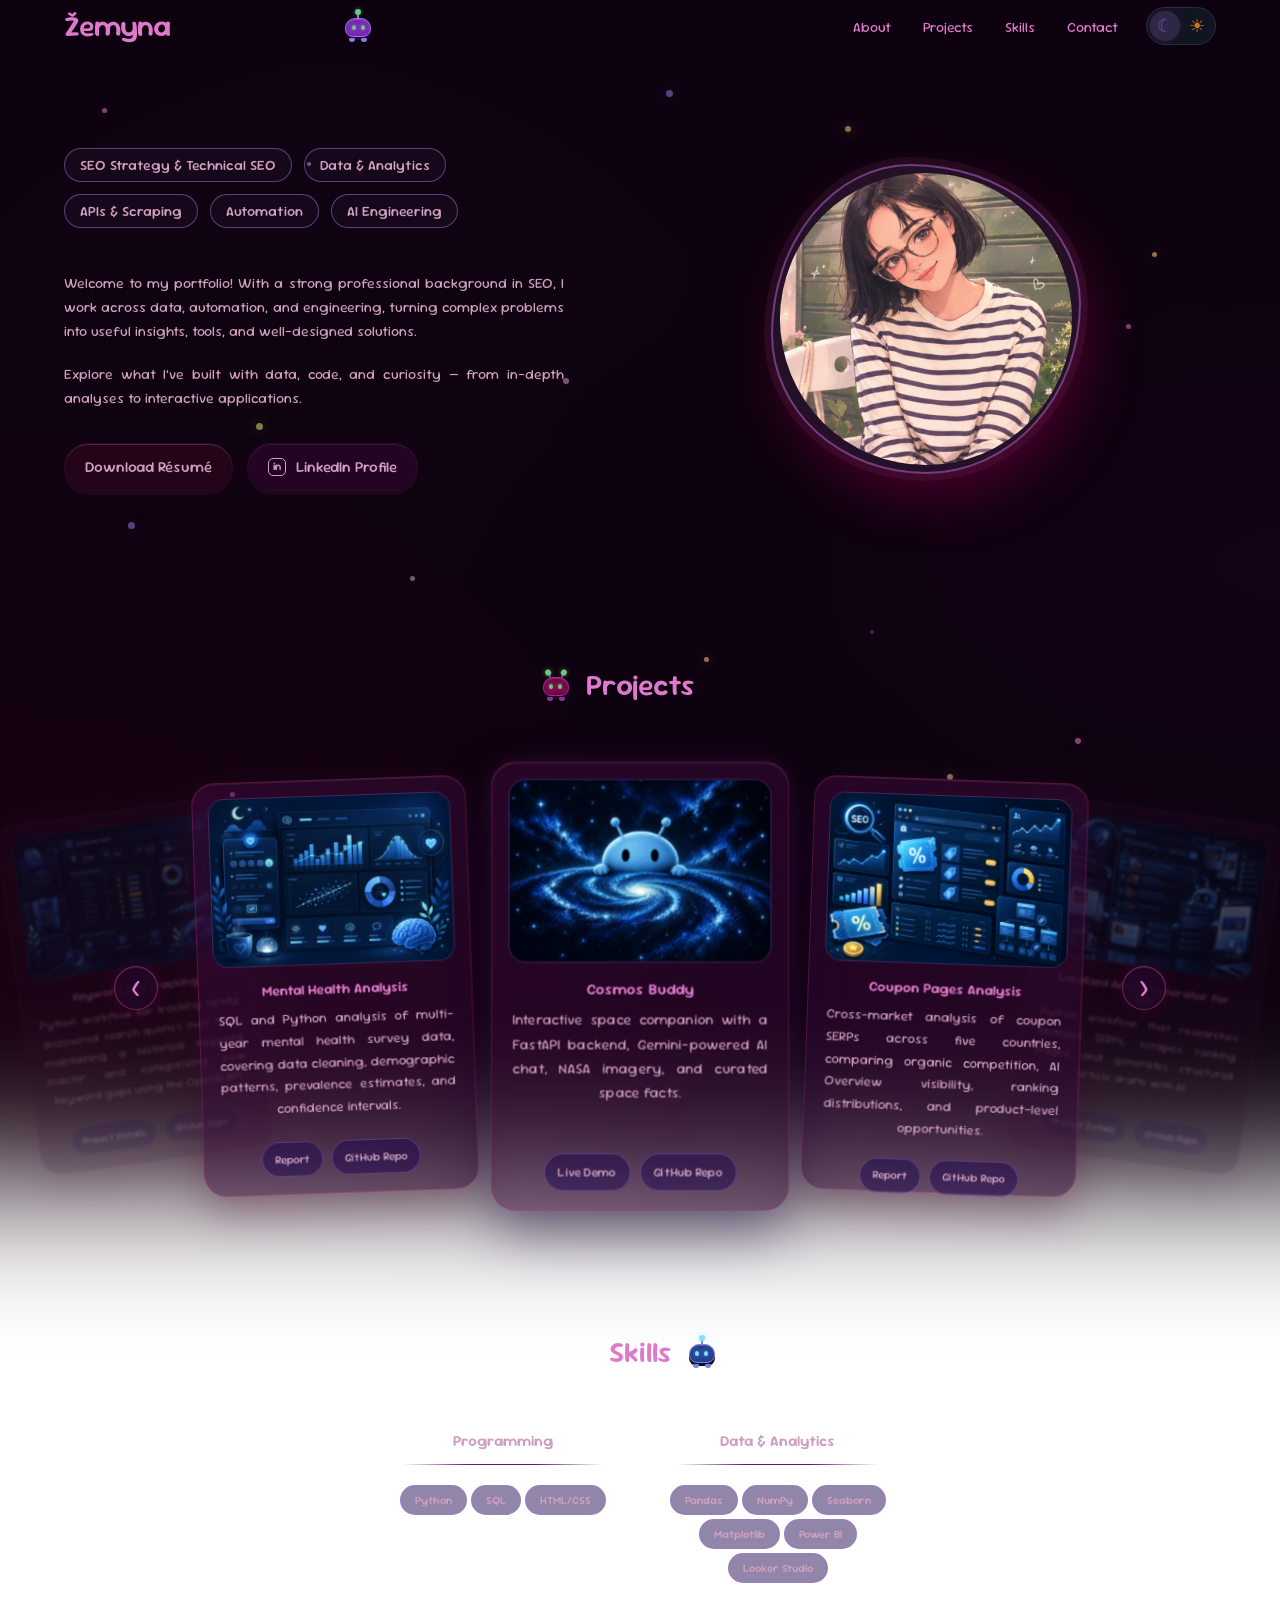
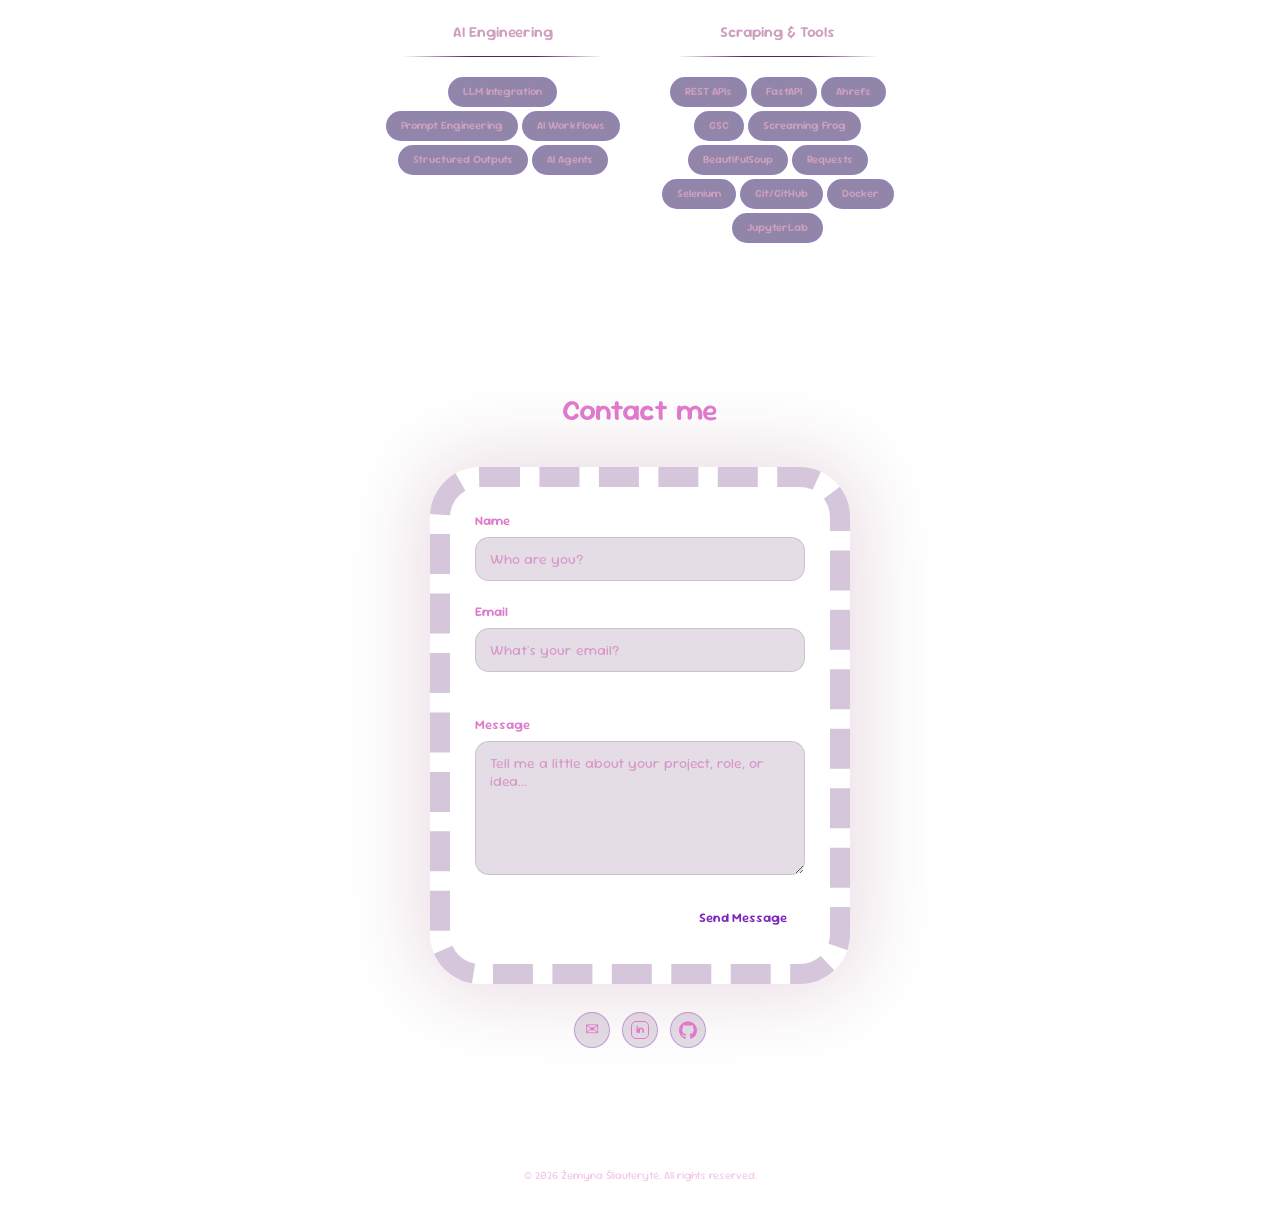
<file: index.html>
<!DOCTYPE html>

<html lang="en">

<head>
  <meta charset="UTF-8">

  <meta
    name="viewport"
    content="width=device-width, initial-scale=1.0"
  >

  <title>Žemyna | Portfolio</title>

  <meta
    name="description"
    content="Portfolio of Žemyna Šliauterytė, showcasing software development, AI engineering, automation, data analysis, and technical projects."
  >

  <link rel="preconnect" href="https://fonts.googleapis.com">

  <link
    rel="preconnect"
    href="https://fonts.gstatic.com"
    crossorigin
  >

  <link
    href="https://fonts.googleapis.com/css2?family=Sour+Gummy:wght@400;500;600&display=swap"
    rel="stylesheet"
  >

  <link 
    id="theme-stylesheet"
    rel="stylesheet"
    href="styles.css"
  >

  <link 
    rel="icon"
    type="image/png"
    href="favicon.png"
  >
    
</head>

<body>
  <div class="code-rain code-rain-left" aria-hidden="true"></div>
  <div class="code-rain code-rain-right" aria-hidden="true"></div>
  <div class="starfield" aria-hidden="true">
    <span class="star star-1"></span>
    <span class="star star-2"></span>
    <span class="star star-3"></span>
    <span class="star star-4"></span>
    <span class="star star-5"></span>
    <span class="star star-6"></span>
    <span class="star star-7"></span>
    <span class="star star-8"></span>
    <span class="star star-9"></span>
    <span class="star star-10"></span>
    <span class="star star-11"></span>
    <span class="star star-12"></span>
    <span class="star star-13"></span>
    <span class="star star-14"></span>
    <span class="star star-15"></span>
    <span class="star star-16"></span>
    <span class="star star-17"></span>
  </div>

  <header class="site-header">
    
    <nav class="navbar" aria-label="Main navigation">
      <a class="brand" href="#">
        Žemyna
      </a>

      <div class="pet-track" aria-hidden="true">
        <div class="pet-walker">
          <div class="pet-bot">
            <span class="pet-antenna"></span>

            <div class="pet-face">
              <span class="pet-eye"></span>
              <span class="pet-eye"></span>
            </div>
            
            <span class="pet-feet"></span>

          </div>
        </div>
      </div>

      <div class="nav-right">

        <ul class="nav-links">
          <li>
            <a href="#about">About</a>
          </li>

          <li>
            <a href="#projects">Projects</a>
          </li>

          <li>
            <a href="#skills">Skills</a>
          </li>

          <li>
            <a href="#contact">Contact</a>
          </li>
        </ul>

        <div
          class="theme-switch"
          role="group"
          aria-label="Colour theme"
        >
          <button
            class="theme-option is-active"
            type="button"
            data-theme="dark"
            aria-label="Dark mode"
            aria-pressed="true"
          >
            ☾
          </button>

          <button
            class="theme-option"
            type="button"
            data-theme="light"
            aria-label="Light mode"
            aria-pressed="false"
          >
            ☀
          </button>

        </div>

      </div>
    
    </nav>
  
  </header>

  <main>
    <section
      class="about-section"
      id="about"
      aria-labelledby="about-heading"
    >
    
    <div class="about-container">

      <h1 class="visually-hidden" id="about-heading">
        About Žemyna
      </h1>

      <div class="about-content">
        <ul
          class="focus-tags"
          aria-label="Areas of focus"
        >
          <li class="focus-tag">
            SEO Strategy & Technical SEO
          </li>

          <li class="focus-tag">
            Data & Analytics
          </li>

          <li class="focus-tag">
            APIs & Scraping
          </li>

          <li class="focus-tag">
            Automation
          </li>

          <li class="focus-tag">
            AI Engineering
          </li>

        </ul>

        <div class="about-copy">
          <p>
            Welcome to my portfolio! 
            With a strong professional background in SEO, 
            I work across data, automation, and engineering, 
            turning complex problems into useful insights, 
            tools, and well-designed solutions.
          </p>

          <p>
            Explore what I’ve built with data, code, and 
            curiosity — from in-depth analyses to interactive applications.
          </p>
        </div>

        <div class="about-actions">
          <a
            class="action-button action-button-primary"
            href="zemyna_cv.pdf"
            download
          >
            <span>
              Download Résumé
            </span>
          </a>

          <a
            class="action-button action-button-secondary"
            href="https://www.linkedin.com/in/žemyna-šliauterytė"
            target="_blank"
            rel="noopener noreferrer"
          >

            <span
              class="action-icon linkedin-icon"
              aria-hidden="true"
            >
              in
            </span>

            <span>
              LinkedIn Profile
            </span>

          </a>

        </div>

      </div>

      <div class="about-portrait">
        <div class="portrait-frame">
          <img
            src="zemyna_portrait.png"
            alt="Illustrated portrait of Žemyna"
          >
        </div>

      </div>

    </div>

    </section>

    <section
      class="projects-section"
      id="projects"
      aria-labelledby="projects-heading"
    >
      <div class="projects-container">

        <div class="projects-heading">

          <div class="project-pet" aria-hidden="true">
            <div class="pet-bot">
              <span class="pet-antenna project-antenna-left"></span>
              <span class="pet-antenna project-antenna-right"></span>

              <div class="pet-face">
                <span class="pet-eye"></span>
                <span class="pet-eye"></span>
              </div>

              <span class="pet-feet"></span>
            </div>
          </div>
          
          <h2 id="projects-heading">
            Projects
          </h2>

        </div>

        <div
          class="projects-carousel"
          data-carousel
          aria-label="Projects carousel"
        >

          <button
            class="carousel-button carousel-button-previous"
            type="button"
            data-carousel-previous
            aria-label="Show previous project"
          >
          ‹
          </button>

          <div class="carousel-viewport">

            <div class="carousel-track">

              <article
                class="project-card is-far-left"
                aria-labelledby="keyword-gap-title"
              >
              
                <div class="project-preview">
                  <img
                    class="project-preview-image"
                    src="preview_keyword_gap_tracking.png"
                    alt="Preview of the Keyword Gap Tracking project"
                  >
                </div>

                <div class="project-card-content">

                  <h3 id="keyword-gap-title">
                    Keyword Gap Tracking
                  </h3>

                  <p>
                    Python workflow for tracking newly discovered search queries over time,
                    maintaining a historical keyword master, and categorizing new keyword
                    gaps using the OpenAI API.
                  </p>

                  <div class="project-card-links">

                    <a
                      class="project-link project-link-report"
                      href="https://github.com/zemyna-sl/keyword_gap_tracking/blob/main/README.md"
                      target="_blank"
                      rel="noopener noreferrer"
                      title="Read about the Keyword Gap Tracking project"
                    >
                      <span>Project Details</span>
                    </a>

                    <a
                      class="project-link project-link-github"
                      href="https://github.com/zemyna-sl/keyword_gap_tracking"
                      target="_blank"
                      rel="noopener noreferrer"
                      title="View Keyword Gap Tracking repository on GitHub"
                    >
                      <span>GitHub Repo</span>
                    </a>

                  </div>

                </div>

              </article>

              <article
                class="project-card is-left"
                aria-labelledby="mental-health-analysis-title"
              >
              
                <div class="project-preview">

                  <img
                    class="project-preview-image"
                    src="preview_mental_health_eda.png"
                    alt="Preview of the Mental Health Survey Analysis"
                  >
          
                </div>

                <div class="project-card-content">

                  <h3 id="mental-health-analysis-title">
                    Mental Health Analysis
                  </h3>

                  <p>
                    SQL and Python analysis of multi-year mental health survey data, 
                    covering data cleaning, demographic patterns, prevalence estimates, and confidence intervals.
                  </p>

                  <div class="project-card-links">

                    <a
                      class="project-link project-link-report"
                      href="mental_health_report.html"
                      target="_blank"
                      rel="noopener noreferrer"
                      title="View Mental Health in Tech analysis report"
                    >
                      <span>Report</span>
                    </a>

                    <a
                      class="project-link project-link-github"
                      href="https://github.com/zemyna-sl/mental_health_analysis"
                      target="_blank"
                      rel="noopener noreferrer"
                      title="View project repository on GitHub"
                    >
                      <span>GitHub Repo</span>
                    </a>

                  </div>

                </div>

              </article>

              <article
                class="project-card is-center"
                aria-labelledby="cosmos-buddy-title"
              >
              
                <div class="project-preview">

                  <img
                    class="project-preview-image"
                    src="preview_cosmos_buddy.png"
                    alt="Preview of the Cosmos Buddy web application"
                  >

                </div>

                <div class="project-card-content">

                  <h3 id="cosmos-buddy-title">
                    Cosmos Buddy
                  </h3>

                  <p>
                    Interactive space companion with a FastAPI backend,
			              Gemini-powered AI chat, NASA imagery, and curated space facts.                    
                  </p>

                  <div class="project-card-links">

                    <a
                      class="project-link project-link-report"
                      href="https://zemyna-sl.github.io/cosmos_buddy/"
                      target="_blank"
                      rel="noopener noreferrer"
                      title="Open the live Cosmos Buddy application"
                    >
                      <span>Live Demo</span>
                    </a>

                    <a
                      class="project-link project-link-github"
                      href="https://github.com/zemyna-sl/cosmos_buddy"
                      target="_blank"
                      rel="noopener noreferrer"
                      title="View Cosmos Buddy repository on GitHub"
                    >
                      <span>GitHub Repo</span>
                    </a>

                  </div>

                </div>

              </article>

              <article
                class="project-card is-right"
                aria-labelledby="coupon-report-title"
              >
            
                <div class="project-preview">

                  <img
                    class="project-preview-image"
                    src="preview_coupon_report.png"
                    alt="Preview of the Coupon Pages Analysis project"
                  >

                </div>

                <div class="project-card-content">

                  <h3 id="coupon-report-title">
                    Coupon Pages Analysis
                  </h3>

                  <p>
                    Cross-market analysis of coupon SERPs across five countries, comparing
                    organic competition, AI Overview visibility,
                    ranking distributions, and product-level opportunities.
                  </p>

                  <div class="project-card-links">

                    <a
                      class="project-link project-link-report"
                      href="coupons_report.html"
                      target="_blank"
                      rel="noopener noreferrer"
                      title="View Coupon SERP Landscape Analysis report"
                    >
                      <span>Report</span>
                    </a>

                    <a
                      class="project-link project-link-github"
                      href="https://github.com/zemyna-sl/coupon_pages_analysis"
                      target="_blank"
                      rel="noopener noreferrer"
                      title="View project repository on GitHub"
                    >
                      <span>GitHub Repo</span>
                    </a>

                  </div>

                </div>

              </article>

              <article
                class="project-card is-far-right"
                aria-labelledby="article-generator-title"
              >
            
                <div class="project-preview">
                  <img
                    class="project-preview-image"
                    src="preview_article_generator.png"
                    alt="Preview of the Localized Article Generator for SERP project"
                  >
                </div>

                <div class="project-card-content">

                  <h3 id="article-generator-title">
                    Localized Article Generator for SERP
                  </h3>

                  <p>
                    Python workflow that researches localized SERPs, scrapes ranking pages, and generates structured article drafts with AI.
                  </p>

                  <div class="project-card-links">

                    <a
                      class="project-link project-link-report"
                      href="https://github.com/zemyna-sl/localized_article_generator/blob/main/README.md"
                      target="_blank"
                      rel="noopener noreferrer"
                      title="Read about the Localized Article Generator project"
                    >
                      <span>Project Details</span>
                    </a>

                    <a
                      class="project-link project-link-github"
                      href="https://github.com/zemyna-sl/localized_article_generator"
                      target="_blank"
                      rel="noopener noreferrer"
                      title="View Localized Article Generator repository on GitHub"
                    >
                      <span>GitHub Repo</span>
                    </a>

                  </div>

                </div>

              </article>

            </div>

          </div>

          <button
            class="carousel-button carousel-button-next"
            type="button"
            data-carousel-next
            aria-label="Show next project"
          >
            ›
          </button>

        </div>

      </div>

    </section>

    <section
      class="skills-section"
      id="skills"
      aria-labelledby="skills-heading"
    >
  
      <div class="skills-container">
        
        <div class="skills-heading">

          <div class="skills-pet" aria-hidden="true">

            <div class="pet-bot">

              <span class="pet-antenna"></span>

              <div class="pet-face">
                <span class="pet-eye"></span>
                <span class="pet-eye"></span>
              </div>

              <span class="pet-feet"></span>

            </div>

          </div>

          <h2 id="skills-heading">
            Skills
          </h2>

        </div>

        <div
          class="skills-grid"
          aria-label="Technical skills by category"
        >
      
          <article
            class="skill-card"
            aria-labelledby="programming-skills-title"
          >
        
            <h3 id="programming-skills-title">
              Programming
            </h3>

            <ul
              class="skill-tags"
              aria-label="Programming skills"
            >
              <li class="skill-tag">Python</li>
              <li class="skill-tag">SQL</li>
              <li class="skill-tag">HTML/CSS</li>
            </ul>
          </article>

          <article
            class="skill-card"
            aria-labelledby="data-skills-title"
          >

            <h3 id="data-skills-title">
              Data &amp; Analytics
            </h3>

            <ul
              class="skill-tags"
              aria-label="Data and analytics skills"
            >
              <li class="skill-tag">Pandas</li>
              <li class="skill-tag">NumPy</li>
              <li class="skill-tag">Seaborn</li>
              <li class="skill-tag">Matplotlib</li>
              <li class="skill-tag">Power BI</li>
              <li class="skill-tag">Looker Studio</li>
            </ul>
          </article>

          <article
            class="skill-card"
            aria-labelledby="ai-skills-title"
          >
          
            <h3 id="ai-skills-title">
              AI Engineering
            </h3>

            <ul
              class="skill-tags"
              aria-label="AI engineering skills"
            >
              <li class="skill-tag">LLM Integration</li>
              <li class="skill-tag">Prompt Engineering</li>
              <li class="skill-tag">AI Workflows</li>
              <li class="skill-tag">Structured Outputs</li>
              <li class="skill-tag">AI Agents</li>
            </ul>
          </article>

          <article
            class="skill-card"
            aria-labelledby="web-data-skills-title"
          >
        
            <h3 id="web-data-skills-title">
              Scraping &amp; Tools
            </h3>

            <ul
              class="skill-tags"
              aria-label="Web data and development tools"
            >
          
              <li class="skill-tag">REST APIs</li>
              <li class="skill-tag">FastAPI</li>
              <li class="skill-tag">Ahrefs</li>
              <li class="skill-tag">GSC</li>
              <li class="skill-tag">Screaming Frog</li>
              <li class="skill-tag">BeautifulSoup</li>
              <li class="skill-tag">Requests</li>
              <li class="skill-tag">Selenium</li>
              <li class="skill-tag">Git/GitHub</li>
              <li class="skill-tag">Docker</li>
              <li class="skill-tag">JupyterLab</li>
            </ul>
          </article>

        </div>

      </div>

    </section>

    <section
      class="contact-section"
      id="contact"
      aria-labelledby="contact-heading"
    >
  
      <div class="contact-container">
        
        <div class="contact-heading">

          <h2 id="contact-heading">
            Contact me
          </h2>

        </div>

        <div class="contact-card">

          <form
            class="contact-form"
            id="contact-form"
            action="https://script.google.com/macros/s/AKfycbz4zd2IVI0n2zSO4jLEzAaLNU6r9dju3A7nle8hOEuujwVirUQ1MXugJ3UDSE-tj-jb/exec"
            method="POST"
          >
        
            <div class="contact-fields">

              <div class="contact-field">

                <label for="contact-name">
                  Name
                </label>

                <input
                  id="contact-name"
                  name="name"
                  type="text"
                  autocomplete="name"
                  maxlength="100"
                  placeholder="Who are you?"
                  required
                >

              </div>

              <div class="contact-field">

                <label for="contact-email">
                  Email
                </label>

                <input
                  id="contact-email"
                  name="email"
                  type="email"
                  inputmode="email"
                  autocomplete="email"
                  maxlength="254"
                  placeholder="What's your email?"
                  aria-describedby="contact-email-message"
                  required
                >

                <small
                  class="contact-field-message"
                  id="contact-email-message"
                  aria-live="polite"
                ></small>

              </div>

              <div class="contact-field">

                <label for="contact-message">
                  Message
                </label>
              
                <textarea
                  id="contact-message"
                  name="message"
                  rows="6"
                  minlength="10"
                  maxlength="5000"
                  placeholder="Tell me a little about your project, role, or idea..."
                  required
                ></textarea>

              </div>

              <div class="contact-form-footer">

                <p
                  class="contact-form-status"
                  aria-live="polite"
                ></p>

                <button
                  class="contact-submit"
                  type="submit"
                >
                  <span>
                    Send Message
                  </span>
                
                </button>

              </div>

            </div>

          </form>

        </div>

        <div
          class="contact-links"
          aria-label="Other ways to contact me"
        >
      
          <button
            class="contact-link contact-link-email"
            type="button"
            data-copy-email="zemyna.sl@gmail.com"
            aria-label="Copy email address"
            title="Copy email"
          >
        
            <span
              class="contact-link-icon"
              aria-hidden="true"
            >
              ✉
            </span>

          </button>

          <a
            class="contact-link contact-link-linkedin"
            href="https://www.linkedin.com/in/žemyna-šliauterytė"
            target="_blank"
            rel="noopener noreferrer"
            aria-label="LinkedIn profile"
            title="LinkedIn"
          >
        
            <span
              class="contact-link-icon linkedin-icon"
              aria-hidden="true"
            >
              in
            </span>

          </a>

          <a
            class="contact-link contact-link-github"
            href="https://github.com/zemyna-sl"
            target="_blank"
            rel="noopener noreferrer"
            aria-label="GitHub profile"
            title="GitHub"
          >
        
            <svg
              class="github-icon"
              viewBox="0 0 24 24"
              aria-hidden="true"
            >
          
              <path
                fill="currentColor"
                d="M12 .3C5.4.3 0 5.7 0 12.3c0 5.3 3.4 9.8 8.2 11.4.6.1.8-.3.8-.6v-2.1c-3.3.7-4-1.6-4-1.6-.5-1.4-1.3-1.8-1.3-1.8-1.1-.7.1-.7.1-.7 1.2.1 1.8 1.2 1.8 1.2 1.1 1.8 2.8 1.3 3.5 1 .1-.8.4-1.3.8-1.6-2.7-.3-5.5-1.3-5.5-5.9 0-1.3.5-2.4 1.2-3.2-.1-.3-.5-1.5.1-3.2 0 0 1-.3 3.3 1.2 1-.3 2-.4 3-.4s2 .1 3 .4c2.3-1.5 3.3-1.2 3.3-1.2.6 1.7.2 2.9.1 3.2.8.8 1.2 1.9 1.2 3.2 0 4.6-2.8 5.6-5.5 5.9.4.4.8 1.1.8 2.2v3.3c0 .3.2.7.8.6A12 12 0 0 0 24 12.3C24 5.7 18.6.3 12 .3z"          
              />
                          
            </svg>

          </a>

          <p
            class="email-copy-feedback"
            aria-live="polite"
          ></p>

        </div>

      </div>

    </section>
    
  </main>

  <footer class="site-footer">

    <p>
      © 2026 Žemyna Šliauterytė. All rights reserved.
    </p>
    
  </footer>

  <script src="script.js"></script>

</body>

</html>
</file>
<file: styles.css>
* {
  box-sizing: border-box;
}

:root {
  --page-background: #0e0210;
  --header-background: #0e021031;

  --text-primary: #ce9fbe;
  --text-muted: #df79cb;

  --accent: #df79cb;

  --control-background: #111521;
  --control-border: #302942;

  --tag-background: rgba(197, 140, 255, 0.04);
  --tag-border: rgba(197, 140, 255, 0.42);

  --button-text: #ce9fbe;

  --button-primary: #3b082375;
  --button-primary-border: #31062b;
  --button-primary-shadow: #1e071a;

  --button-secondary: #3b083b75;
  --button-secondary-border: #31062b;
  --button-secondary-shadow: #1e071a;

  --pet-body: #7a25bb;
  --pet-outline: #8b77dd;
  --pet-eye: #68cb82;
  --pet-shadow: #250b29;

  --portrait-background: #241027;
  --portrait-border: #713d7f;
  --portrait-shadow: #430027;

  --project-card-background: rgba(48, 7, 46, 0.52);
  --project-card-border: rgba(158, 35, 95, 0.45);
  --project-card-shadow: rgba(67, 0, 39, 0.32);

  --project-preview-background: rgba(20, 3, 27, 0.72);
  --project-preview-border: rgba(139, 119, 221, 0.32);

  --project-link-background: rgba(26, 4, 78, 0.48);
  --project-link-border: rgba(153, 121, 223, 0.38);

  --interactive-border: rgba(90, 6, 103, 0.93);
  --action-hover-border: #5f174f;

  --contact-surface: rgba(57, 4, 66, 0.135);
  --contact-field-border: rgba(52, 3, 54, 0.125);
  --contact-autofill-background: #0e0210;
}

body {
  position: relative;
  isolation: isolate;

  min-height: 100vh;
  margin: 0;

  background-color: transparent;
  color: var(--text-primary);

  font-family: "Sour Gummy", Arial, sans-serif;
  font-weight: 400;
}

body::before {
  content: "";

  position: fixed;
  z-index: -1;
  inset: -25%;

  pointer-events: none;

  background:
    radial-gradient(
      ellipse at 18% 88%,
      rgba(40, 1, 18, 0.401),
      transparent 32%
    ),
    radial-gradient(
      ellipse at 82% 58%,
      rgba(35, 5, 45, 0.24),
      transparent 20%
    ),
    radial-gradient(
      ellipse at 35% 38%,
      rgba(24, 2, 19, 0.15),
      transparent 60%
    ),
    var(--page-background);
  
  filter: blur(70px);
  transform: scale(1.08);
}

.brand {
  flex-shrink: 0;

  color: var(--accent);
  text-decoration: none;

  font-family: "Sour Gummy", cursive;
  font-size: 29px;
  font-weight: 600;
  line-height: 1;
}

.site-header {
  background-color: var(--header-background);
}

.site-header,
main {
  position: relative;
  z-index: 1;
}

.navbar,
.about-container,
.projects-container,
.skills-container,
.contact-container {
  width: calc(100% - 48px);
  max-width: 1152px;
  margin-inline: auto;
}

.navbar {
  height: 52px;

  display: flex;
  align-items: center;
  justify-content: space-between;
}


.nav-right {
  flex-shrink: 0;
  display: flex;
  align-items: center;
  gap: 28px;
}

.nav-links {
  margin: 0;
  padding: 0;

  display: flex;
  align-items: center;
  gap: 32px;

  list-style: none;
}

.nav-links a {
  color: var(--text-muted);
  text-decoration: none;
  font-size: 14px;
}

.theme-switch {
  display: flex;
  align-items: center;
  gap: 2px;

  padding: 3px;

  background-color: var(--control-background);

  border: 1px solid var(--control-border);
  border-radius: 999px;
}

.theme-option {
  width: 30px;
  height: 30px;

  padding: 0;

  display: grid;
  place-items: center;

  background-color: transparent;
  color: var(--text-muted);

  border: 0;
  border-radius: 50%;

  font-size: 18px;
  font-family: inherit;
  line-height: 1;

  cursor: pointer;
}

.theme-option[data-theme="light"] {
  color: rgba(208, 126, 12, 0.963);
}

.theme-option.is-active {
  background-color: rgba(197, 140, 255, 0.16);
  color: rgba(117, 77, 204, 0.93);

  box-shadow:
    0 0 0 1px rgba(185, 9, 216, 0.114),
    0 0 10px rgba(123, 17, 180, 0.12);
}

.about-section {
  padding: 96px 0 0;
}

.about-container {
  display: flex;
  align-items: center;
  justify-content: space-between;
  gap: 72px;
}

.focus-tags {
  max-width: 500px;

  margin: 0;
  padding: 0;

  display: flex;
  flex-wrap: wrap;
  gap: 12px;

  list-style: none;
}

.focus-tag {
  padding: 9px 15px;

  display: inline-flex;
  align-items: center;

  background-color: var(--tag-background);
  color: var(--text-primary);

  border: 1px solid var(--tag-border);
  border-radius: 999px;

  font-size: 14px;
  font-weight: 500;
  line-height: 1;

  white-space: nowrap;
}

.visually-hidden {
  position: absolute;

  width: 1px;
  height: 1px;

  padding: 0;
  margin: -1px;

  overflow: hidden;

  clip: rect(0, 0, 0, 0);
  white-space: nowrap;

  border: 0;
}

.about-content {
  width: 100%;
  max-width: 500px;

  flex-shrink: 0;
}

.about-copy {
  margin-top: 44px;
}

.about-copy p {

  margin: 0;

  color: var(--text-primary);

  font-size: 14px;
  line-height: 1.7;
  text-align: justify;
}

.about-copy p + p {
  margin-top: 20px;
}

.about-actions {
  margin-top: 32px;

  display: flex;
  flex-wrap: wrap;
  gap: 14px;
}

.action-icon {
  width: 18px;
  height: 18px;

  display: inline-grid;
  place-items: center;
  flex-shrink: 0;

  line-height: 1;
}

.action-button {
  min-height: 48px;
  padding: 0 20px;

  display: inline-flex;
  align-items: center;
  justify-content: center;
  gap: 10px;

  color: var(--button-text);
  text-decoration: none;

  border: 1px solid;
  border-radius: 50px;

  font-family: inherit;
  font-size: 15px;
  font-weight: 500;
  line-height: 1;

  transition: 
    transform 160ms ease,
    border-color 160ms ease,
    box-shadow 160ms ease,
    filter 160ms ease;

  cursor: pointer;
}

.action-button-primary {
  background-color: var(--button-primary);
  border-color: var(--button-primary-border);

  box-shadow:
    inset 0 1px 0 rgba(255, 255, 255, 0.16),
    0 4px 0 var(--button-primary-shadow);
}

.action-button-secondary {
  background-color: var(--button-secondary);
  border-color: var(--button-secondary-border);

  box-shadow:
    inset 0 1px 0 rgba(255, 255, 255, 0.08),
    0 4px 0 var(--button-secondary-shadow);
}

.linkedin-icon {
  border: 1px solid currentColor;
  border-radius: 5px;

  font-size: 11px;
  font-weight: 600;
}

.action-button:hover {
  transform: translateY(-3px);
  filter: brightness(1.08);
}

.action-button-primary:hover {
  border-color: var(--action-hover-border);

  box-shadow:
    inset 0 1px 0 rgba(255, 255, 255, 0.2),
    0 7px 0 var(--button-primary-shadow);
}

.action-button-secondary:hover {
  border-color: var(--action-hover-border);

  box-shadow:
    inset 0 1px 0 rgba(255, 255, 255, 0.12),
    0 7px 0 var(--button-secondary-shadow);
}

.pet-track {
  position: relative;

  flex: 1 1 120px;
  min-width: 80px;
  max-width: 340px;
  height: 40px;

  margin: 0 24px;

  overflow: hidden;
}

.pet-walker {
  position: absolute;
  left: 0;
  bottom: 4px;

  width: 32px;
  height: 32px;

  animation: pet-walk 9s linear infinite alternate;
}

.pet-bot {
  position: relative;

  width: 32px;
  height: 32px;

  animation: pet-bob 420ms ease-in-out infinite alternate;
}

.pet-face {
  position: absolute;
  top: 8px;
  left: 3px;

  width: 26px;
  height: 19px;

  display: flex;
  align-items: center;
  justify-content: center;
  gap: 5px;

  background-color: var(--pet-body);

  border: 1px solid var(--pet-outline);
  border-radius: 10px 10px 8px 8px;

  box-shadow:
    inset 0 1px 0 rgba(255, 255, 255, 0.16),
    0 3px 0 var(--pet-shadow);
}

.pet-eye {
  width: 4px;
  height: 5px;

  background-color: var(--pet-eye);

  border-radius: 50%;

  box-shadow: 0 0 5px rgba(154, 203, 104, 0.55);
}

.pet-track .pet-eye {
  transform-origin: center;

  animation:
    pet-blink 4s infinite;
}

.pet-antenna {
  position: absolute;
  top: 1px;
  left: 15px;

  width: 2px;
  height: 8px;

  background-color: var(--pet-outline);

  border-radius: 999px;
}

.pet-antenna::after {
  content: "";

  position: absolute;
  top: -2px;
  left: -2px;

  width: 6px;
  height: 6px;

  background-color: var(--pet-eye);

  border-radius: 50%;

  box-shadow: 0 0 5px rgba(154, 203, 104, 0.5);
}

.pet-feet {
  position: absolute;
  bottom: 0;
  left: 7px;

  width: 6px;
  height: 4px;

  background-color: var(--pet-outline);

  border-radius: 2px 2px 4px 4px;

  box-shadow: 12px 0 0 var(--pet-outline);
}

@keyframes pet-walk {
  from {
    left: 0;
  }

  to {
    left: calc(100% - 32px);
  }
}

@keyframes pet-bob {
  from {
    transform: translateY(0) rotate(-1deg);
  }

  to {
    transform: translateY(-2px) rotate(1deg);
  }
}

@keyframes pet-blink {
  0%,
  46%,
  50%,
  100% {
    transform: scaleY(1);
  }

  48% {
    transform: scaleY(0.15);
  }
}

.about-portrait {
  display: flex;
  align-items: center;
  justify-content: center;

  flex: 1;
}

.portrait-frame {
  width: 310px;
  aspect-ratio: 1;

  padding: 7px;

  background-color: var(--portrait-background);

  border: 2px solid var(--portrait-border);
  border-radius:
    45% 55% 50% 50%
    / 55% 45% 55% 45%;

  box-shadow:
    0 0 0 7px rgba(127, 61, 102, 0.15),
    10px 25px 50px var(--portrait-shadow);
}

.portrait-frame img {
  width: 100%;
  height: 100%;

  display: block;

  border-radius: 50%;
}

.starfield {
  position: fixed;
  inset: 0;
  z-index: 0;

  pointer-events: none;
  overflow: hidden;
}

.star {
  position: absolute;

  width: 6px;
  height: 6px;

  border-radius: 50%;
  opacity: 0.55;

  animation: star-twinkle 3.8s ease-in-out infinite;
}

.star-1 {
  top: 12%;
  left: 8%;
  width: 5px;
  height: 5px;
  background-color: #df79cb;
  box-shadow: 0 0 10px rgba(223, 121, 203, 0.4);
  animation-delay: 0s;
}

.star-2 {
  top: 18%;
  left: 24%;
  width: 4px;
  height: 4px;
  background-color: #ce9fbe;
  box-shadow: 0 0 8px rgba(206, 159, 190, 0.35);
  animation-delay: 1.2s;
}

.star-3 {
  top: 10%;
  left: 52%;
  width: 7px;
  height: 7px;
  background-color: #8b77dd;
  box-shadow: 0 0 12px rgba(139, 119, 221, 0.35);
  animation-delay: 2.1s;
}

.star-4 {
  top: 22%;
  left: 76%;
  width: 5px;
  height: 5px;
  background-color: #df79cb;
  box-shadow: 0 0 9px rgba(223, 121, 203, 0.35);
  animation-delay: 0.8s;
}

.star-5 {
  top: 34%;
  left: 14%;
  width: 4px;
  height: 4px;
  background-color: #713d7f;
  box-shadow: 0 0 8px rgba(113, 61, 127, 0.35);
  animation-delay: 2.8s;
}

.star-6 {
  top: 42%;
  left: 44%;
  width: 6px;
  height: 6px;
  background-color: #ce9fbe;
  box-shadow: 0 0 10px rgba(206, 159, 190, 0.35);
  animation-delay: 1.7s;
}

.star-7 {
  top: 36%;
  left: 88%;
  width: 5px;
  height: 5px;
  background-color: #df79cb;
  box-shadow: 0 0 11px rgba(223, 121, 203, 0.38);
  animation-delay: 0.4s;
}

.star-8 {
  top: 58%;
  left: 10%;
  width: 7px;
  height: 7px;
  background-color: #8b77dd;
  box-shadow: 0 0 13px rgba(139, 119, 221, 0.35);
  animation-delay: 2.4s;
}

.star-9 {
  top: 64%;
  left: 32%;
  width: 5px;
  height: 5px;
  background-color: #ce9fbe;
  box-shadow: 0 0 9px rgba(206, 159, 190, 0.3);
  animation-delay: 1.1s;
}

.star-10 {
  top: 70%;
  left: 68%;
  width: 4px;
  height: 4px;
  background-color: #713d7f;
  box-shadow: 0 0 8px rgba(113, 61, 127, 0.35);
  animation-delay: 3s;
}

.star-11 {
  top: 82%;
  left: 84%;
  width: 6px;
  height: 6px;
  background-color: #df79cb;
  box-shadow: 0 0 12px rgba(223, 121, 203, 0.35);
  animation-delay: 1.9s;
}

.star-12 {
  top: 88%;
  left: 18%;
  width: 5px;
  height: 5px;
  background-color: #ce9fbe;
  box-shadow: 0 0 10px rgba(206, 159, 190, 0.35);
  animation-delay: 2.6s;
}

.star-13 {
  top: 14%;
  left: 66%;
  width: 6px;
  height: 6px;
  background-color: #f0c36c;
  box-shadow: 0 0 12px rgba(240, 195, 108, 0.55);
  animation-delay: 0.06s;
}

.star-14 {
  top: 28%;
  left: 90%;
  width: 5px;
  height: 5px;
  background-color: #ffd27a;
  box-shadow: 0 0 14px rgba(255, 210, 122, 0.55);
  animation-delay: 2.2s;
}

.star-15 {
  top: 47%;
  left: 20%;
  width: 7px;
  height: 7px;
  background-color: #cbee6a;
  box-shadow: 0 0 15px rgba(152, 238, 106, 0.6);
  animation-delay: 1.4s;
}

.star-16 {
  top: 73%;
  left: 55%;
  width: 5px;
  height: 5px;
  background-color: #ffcf70;
  box-shadow: 0 0 13px rgba(255, 207, 112, 0.55);
  animation-delay: 3s;
}

.star-17 {
  top: 86%;
  left: 74%;
  width: 6px;
  height: 6px;
  background-color: #f7c983;
  box-shadow: 0 0 14px rgba(247, 201, 131, 0.58);
  animation-delay: 1.8s;
}

@keyframes star-twinkle {
  0%,
  100% {
    opacity: 0.25;
    transform: scale(0.8);
    filter: brightness(0.9);
  }

  50% {
    opacity: 1;
    transform: scale(1.25);
    filter: brightness(1.25);
  }
}

.projects-section {
  padding: 180px 0 100px;
}

.projects-heading,
.skills-heading,
.contact-heading {
  position: relative;

  width: fit-content;
  margin: 0 auto;
}

.projects-heading h2,
.skills-heading h2,
.contact-heading h2 {
  margin: 0;

  color: var(--accent);

  font-size: 29px;
  font-weight: 600;
  line-height: 1;

  text-align: center;
}

.project-pet {
  --pet-body: #790247;
  --pet-outline: #86329e;
  --pet-shadow: #26071d;

  position: absolute;
  top: -2px;
  left: -46px;

  width: 32px;
  height: 32px;

  pointer-events: none;

  transform-origin: center bottom;

  animation:
    section-pet-float 3.2s ease-in-out infinite;
}

.project-pet .pet-antenna {
  top: 2px;
  left: auto;

  transform-origin: bottom center;
}

.project-pet .project-antenna-left {
  left: 10px;

  transform: rotate(-24deg);

  animation:
    project-antenna-left-wiggle 2.6s ease-in-out infinite;
}

.project-pet .project-antenna-right {
  right: 10px;

  transform: rotate(24deg);

  animation:
    project-antenna-right-wiggle 2.6s ease-in-out infinite;
}

.project-pet .pet-eye {
  box-shadow:
    0 0 5px rgba(154, 203, 104, 0.55);

  position: relative;

  animation:
    section-pet-look-around 5.5s ease-in-out infinite;
}

.project-pet .pet-antenna::after {
  box-shadow:
    0 0 5px rgba(154, 203, 104, 0.55);
}

.project-pet .pet-bot,
.skills-pet .pet-bot {
  animation: none;
}

@keyframes section-pet-float {
  0%,
  100% {
    transform:
      translateY(0)
      rotate(-2deg);
  }

  50% {
    transform:
      translateY(-5px)
      rotate(2deg);
  }
}

@keyframes project-antenna-left-wiggle {
  0%,
  100% {
    transform: rotate(-24deg);
  }

  50% {
    transform: rotate(-16deg);
  }
}

@keyframes project-antenna-right-wiggle {
  0%,
  100% {
    transform: rotate(24deg);
  }

  50% {
    transform: rotate(16deg);
  }
}

@keyframes section-pet-look-around {
  0%,
  18%,
  50%,
  60%,
  92%,
  100% {
    left: 0;
  }

  28%,
  40% {
    left: -2px;
  }

  70%,
  82% {
    left: 2px;
  }
}

.projects-carousel {
  position: relative;

  margin-top: 48px;
}

.carousel-viewport {
  position: relative;

  height: 480px;

  overflow: visible;
}

.carousel-track {
  position: relative;
  isolation: isolate;

  width: 100%;
  height: 100%;
}

.project-card {
  position: absolute;
  top: 18px;
  left: 50%;

  width: 292px;
  height: 440px;
  padding: 16px;

  display: flex;
  flex-direction: column;

  background:
    linear-gradient(
      145deg,
      rgba(73, 11, 71, 0.42),
      var(--project-card-background)
    );

  border: 1px solid var(--project-card-border);
  border-radius: 24px;
  
  box-shadow:
    inset 0 1px 0 rgba(255, 255, 255, 0.07),
    0 18px 45px var(--project-card-shadow);

  opacity: 0;
  pointer-events: none;

  transform-origin: center;

  transition:
    transform 520ms cubic-bezier(0.22, 0.8, 0.24, 1),
    opacity 420ms ease,
    filter 520ms ease,
    box-shadow 520ms ease;

  will-change:
    transform,
    opacity,
    filter;
}

.project-card.is-far-left {
  z-index: 1;

  opacity: 0.38;
  pointer-events: none;

  filter:
    blur(1px)
    brightness(0.72);

  transform:
    translateX(calc(-50% - 505px))
    scale(0.8)
    rotate(-8deg);
}

.project-card.is-left {
  z-index: 3;

  opacity: 1;
  pointer-events: auto;

  filter: none;

  transform:
    translateX(calc(-50% - 305px))
    scale(0.94)
    rotate(-2deg);
}

.project-card.is-center {
  z-index: 5;

  opacity: 1;
  pointer-events: auto;

  filter: none;

  transform:
    translateX(-50%)
    scale(1.02)
    rotate(0deg);

  box-shadow:
    inset 0 1px 0 rgba(255, 255, 255, 0.1),
    0 20px 55px rgba(16, 2, 50, 0.493),
    0 0 25px rgba(223, 121, 203, 0.11);
}

.project-card.is-right {
  z-index: 3;

  opacity: 1;
  pointer-events: auto;

  filter: none;

  transform:
    translateX(calc(-50% + 305px))
    scale(0.94)
    rotate(2deg);
}

.project-card.is-far-right {
  z-index: 1;

  opacity: 0.38;
  pointer-events: none;

  filter:
    blur(1px)
    brightness(0.72);

  transform:
    translateX(calc(-50% + 505px))
    scale(0.8)
    rotate(8deg);
}

.project-preview {
  height: 180px;
  overflow: hidden;
  flex-shrink: 0;

  background-color: var(--project-preview-background);

  border: 1px solid var(--project-preview-border);
  border-radius: 17px;

  box-shadow:
    inset 0 1px 0 rgba(255, 255, 255, 0.06);
}

.project-preview-image {
  width: 100%;
  height: 100%;

  display: block;

  object-fit: cover;
  object-position: center;
}

.project-card-content {
  padding: 18px 4px 2px;

  display: flex;
  flex: 1;
  flex-direction: column;

  min-height: 0;
}

.project-card h3 {
  margin: 0;

  color: var(--accent);

  font-size: 15px;
  font-weight: 600;
  line-height: 1;
  text-align: center;
}

.project-card p {
  margin: 12px 0 0;

  color: var(--text-primary);

  font-size: 14px;
  font-weight: 400;
  line-height: 1.7;
  text-align: justify;
  text-align-last: center;
}

.project-card-links {
  margin-top: auto;
  padding-top: 20px;

  display: flex;
  flex-wrap: wrap;
  justify-content: center;
  gap: 9px;
}

.project-link {
  min-height: 37px;
  padding: 0 13px;

  display: inline-flex;
  align-items: center;
  justify-content: center;
  gap: 8px;

  color: var(--text-primary);
  text-decoration: none;

  border: 1px solid var(--project-link-border);
  border-radius: 999px;

  font-size: 12px;
  font-weight: 500;
  line-height: 1;

  background-color: var(--project-link-background);
}

.carousel-button {
  position: absolute;
  z-index: 10;
  top: 50%;

  width: 44px;
  height: 44px;
  padding: 0;

  display: grid;
  place-items: center;

  background-color: rgba(36, 7, 39, 0.86);
  color: var(--accent);

  border: 1px solid rgba(211, 78, 142, 0.45);
  border-radius: 50%;

  box-shadow:
    inset 0 1px 0 rgba(255, 255, 255, 0.08),
    0 0 18px rgba(121, 2, 71, 0.35);

  font-family: inherit;
  font-size: 30px;
  line-height: 1;

  cursor: pointer;

  transform: translateY(-50%);

  transition:
    transform 160ms ease,
    border-color 160ms ease,
    filter 160ms ease;
}

.carousel-button:hover {
  border-color: var(--accent);
  filter: brightness(1.15);

  transform:
    translateY(-50%)
    scale(1.06);
}

.carousel-button-previous {
  left: 50px;
}

.carousel-button-next {
  right: 50px;
}

.skills-section {
  padding: 10px 0 100px;
}

.skills-pet {
  --pet-body: #263d91;
  --pet-outline: #7585df;
  --pet-eye: #79e5ff;
  --pet-shadow: #090e29;

  position: absolute;
  top: -2px;
  left: auto;
  right: -46px;

  width: 32px;
  height: 32px;

  pointer-events: none;

  transform-origin: center bottom;

  animation:
    section-pet-float 3.2s ease-in-out infinite;
}

.skills-pet .pet-eye {
  box-shadow:
    0 0 5px rgba(121, 229, 255, 0.6);

  position: relative;

  animation:
    section-pet-look-around 5.5s ease-in-out infinite;
}

.skills-pet .pet-antenna::after {
  box-shadow:
    0 0 6px rgba(121, 229, 255, 0.6);
}

.skills-pet .pet-antenna {
  transform-origin: bottom center;

  animation:
   skills-antenna-wiggle 2.6s ease-in-out infinite;
}

@keyframes skills-antenna-wiggle {
  0%,
  100% {
    transform: rotate(-7deg);
  }

  50% {
    transform: rotate(7deg);
  }
}

.skills-grid {
  width: 100%;
  max-width: 540px;

  margin: 48px auto 0;

  display: grid;
  grid-template-columns:
    repeat(2, minmax(0, 1fr));
  gap: 10px;
}

.skill-card {
  min-height: 120px;
  padding: 12px;

  background: transparent;

  border: 1px solid transparent;
  border-radius: 18px;

  transition:
    transform 180ms ease,
    border-color 180ms ease,
    box-shadow 180ms ease;
}

.skill-card h3 {
  position: relative;

  margin: 0 0 20px;
  padding-bottom: 12px;

  color: var(--text-primary);

  font-size: 15px;
  font-weight: 600;
  line-height: 1.7;
  text-align: center;
}

.skill-card h3::after {
  content: "";

  position: absolute;
  right: 8%;
  bottom: 0;
  left: 8%;

  height: 1px;

  background:
    linear-gradient(
      90deg,
      transparent,
      var(--interactive-border),
      var(--interactive-border),
      transparent
    );

}

.skill-card:hover {
  border-color: var(--interactive-border);

  box-shadow:
    0 0 12px rgba(122, 37, 187, 0.1);

  transform: translateY(-2px);
}

.skill-tags {
  margin: 0;
  padding: 0;

  display: flex;
  flex-wrap: wrap;
  justify-content: center;
  gap: 4px;

  list-style: none;
}

.skill-tag {
  min-height: 30px;
  padding: 0 14px;

  display: inline-flex;
  align-items: center;
  justify-content: center;

  background-color:
    var(--project-link-background);
  color: var(--text-primary);

  border:
    1px solid var(--project-link-border);
  border-radius: 999px;

  font-size: 11px;
  font-weight: 600;
  line-height: 1;

  white-space: nowrap;
}

.contact-section {
  padding: 40px 0 120px;
}

.contact-card {
  width: 100%;
  max-width: 420px;

  margin: 42px auto 0;
  padding: 25px;

  background: transparent;
  
  border:
    20px dashed rgba(74, 6, 103, 0.227);
  border-radius: 50px;

  box-shadow:
    1px 0 80px 10px rgba(103, 6, 58, 0.145);
}

.contact-fields {
  display: flex;
  flex-direction: column;
  gap: 22px;
}

.contact-field {
  display: flex;
  flex-direction: column;
  gap: 8px;
}

.contact-field label {
  color: var(--text-muted);

  font-size: 13px;
  font-weight: 600;
}

.contact-field input,
.contact-field textarea {
  width: 100%;

  padding: 12px 14px;

  background:
    var(--contact-surface);
  color: var(--text-muted);

  border:
  1px solid var(--contact-field-border);
  border-radius: 14px;

  outline: none;

  font-family: inherit;
  font-size: 14px;
  font-weight: 400;
}

.contact-field input {
  min-height: 40px;
}

.contact-field textarea {
  min-height: 130px;

  resize: vertical;
}

.contact-field input::placeholder,
.contact-field textarea::placeholder {
  color: rgba(199, 57, 164, 0.42);
}

.contact-field input:focus,
.contact-field textarea:focus {
  background:
    var(--contact-field-border);

  border-color:
    var(--interactive-border);

  box-shadow:
    0 0 0 3px rgba(122, 37, 187, 0.09),
    0 0 14px rgba(122, 37, 187, 0.08);
}

.contact-field-message {
  min-height: 14px;

  color: var(--text-muted);

  font-size: 11px;
  line-height: 1;
}

.contact-field input:-webkit-autofill,
.contact-field input:-webkit-autofill:hover,
.contact-field input:-webkit-autofill:focus,
.contact-field input:-webkit-autofill:active {
  -webkit-text-fill-color: var(--text-muted);
  caret-color: var(--text-muted);

  -webkit-box-shadow:
    0 0 0 1000px var(--contact-autofill-background) inset;

  box-shadow:
    0 0 0 1000px var(--contact-autofill-background) inset;

  border:
    1px solid var(--interactive-border);

  font-family: inherit;
}

.contact-form-footer {
  display: flex;
  align-items: center;
  justify-content: space-between;
  gap: 16px;
}

.contact-form-status {
  margin: 0;

  color: var(--text-muted);

  font-size: 12px;
  line-height: 1.3;
}

.contact-submit:disabled {
  opacity: 0.55;
  cursor: wait;
}

.contact-submit {
  min-height: 42px;
  padding: 0 18px;

  background: transparent;
  color: var(--pet-body);

  border: 0;
  border-radius: 999px;

  font-family: inherit;
  font-size: 13px;
  font-weight: 600;

  cursor: pointer; 
}

.contact-links {
  margin-top: 28px;

  display: flex;
  align-items: center;
  justify-content: center;
  gap: 12px;

  position: relative;
}

.contact-link {
  width: 36px;
  height: 36px;

  display: grid;
  place-items: center;

  background-color:
    var(--contact-surface);

  color: var(--text-muted);
  text-decoration: none;

  border:
    1px solid rgba(122, 37, 187, 0.34);
  border-radius: 50%;

  transition:
    transform 160ms ease,
    color 160ms ease,
    border-color 160ms ease;
}

.contact-link:hover {
  color: var(--accent);

  border-color:
    var(--interactive-border);

  transform: translateY(-2px);
}

.contact-link-icon {
  display: grid;
  place-items: center;

  line-height: 1;
}

.contact-link-email .contact-link-icon {
  font-size: 17px;
}

.github-icon {
  width: 18px;
  height: 18px;

  display: block;
}

.contact-link-linkedin .contact-link-icon {
  width: 18px;
  height: 18px;
}

.email-copy-feedback {
  position: absolute;
  top: 44px;
  left: 50%;

  margin: 0;

  color: var(--text-muted);
  font-size: 11px;
  font-weight: 500;
  white-space: nowrap;

  transform: translateX(-50%);
}

.site-footer {
  padding: 0 24px 28px;

  color: var(--text-muted);

  text-align: center;
}

.site-footer p {
  margin: 0;

  font-size: 11px;
  font-weight: 400;

  opacity: 0.42;
}

.code-rain {
  display: none;
}

@media (max-width: 1100px) {

  .projects-section {
    overflow-x: clip;
  }

}

@media (max-width: 930px) {

  .about-container {
    flex-direction: column;
    align-items: center;
    gap: 40px;
  }

  .about-portrait {
    order: -1;
  }

  .about-copy p {
    text-align: left;
  }

}

@media (max-width: 700px) {

  .navbar {
    height: auto;
    padding: 10px 0 12px;

    display: grid;
    grid-template-columns: auto 1fr auto;
    grid-template-areas:
      "brand . theme"
      "nav nav nav";

    align-items: center;
    row-gap: 12px;
  }

  .brand {
    grid-area: brand;
  }

  .pet-track {
    display: none;
  }

  .nav-right {
    display: contents;
  }

  .theme-switch {
    grid-area: theme;
  }

  .nav-links {
    grid-area: nav;

    justify-content: center;
    gap: 18px;
  }

  .about-container {
    flex-direction: column;
    align-items: center;
    gap: 40px;
  }

  .about-portrait {
    order: -1;
  }

  .portrait-frame {
    width: 230px;
  }

  .about-copy p {
    text-align: left;
  }

  .projects-section {
  overflow-x: clip;
  }

  .projects-carousel {
    padding-bottom: 62px;
  }

  .carousel-button {
    top: auto;
    bottom: 0;

    transform: none;
    -webkit-tap-highlight-color: transparent;
  }

  .carousel-button:hover {
    transform: none;
    border-color: rgba(211, 78, 142, 0.45);
    filter: none;
  }

  .carousel-button-previous {
    left: calc(50% - 56px);
  }

  .carousel-button-next {
    right: calc(50% - 56px);
  }

}
</file>
